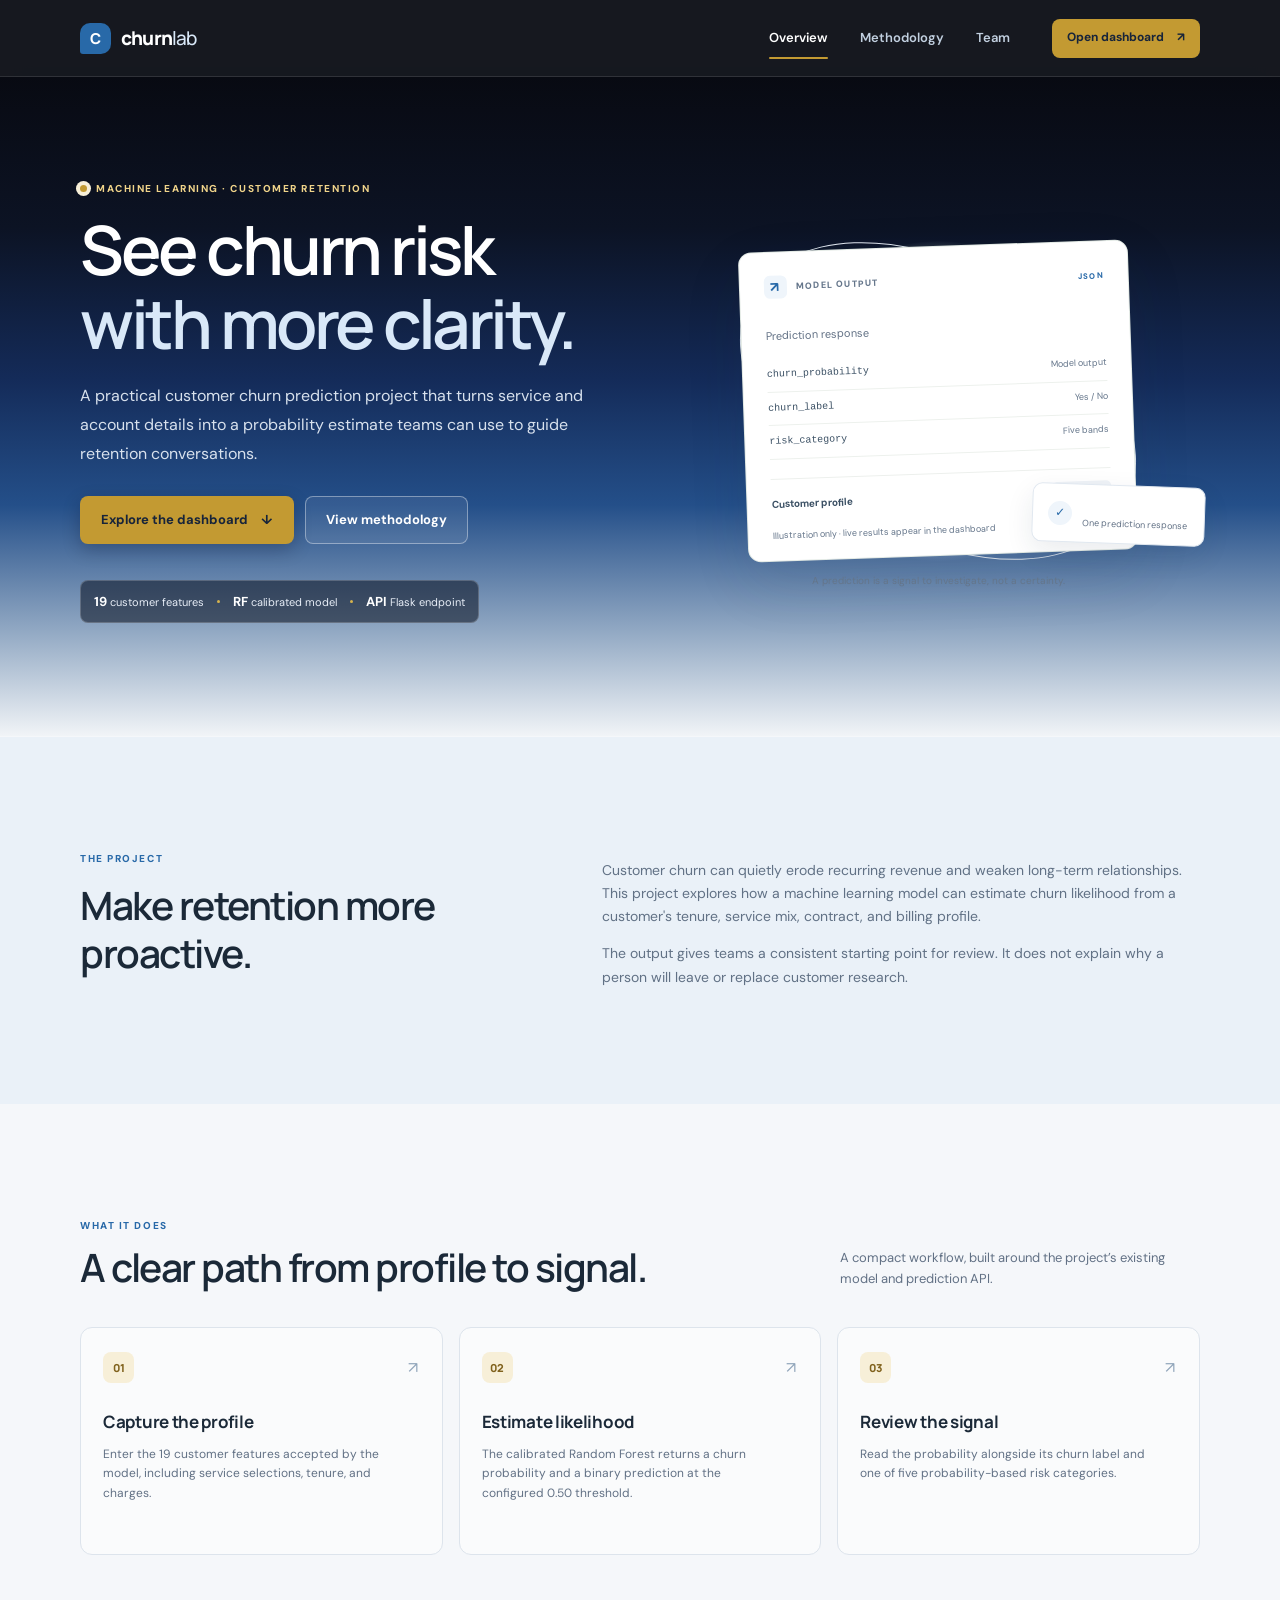
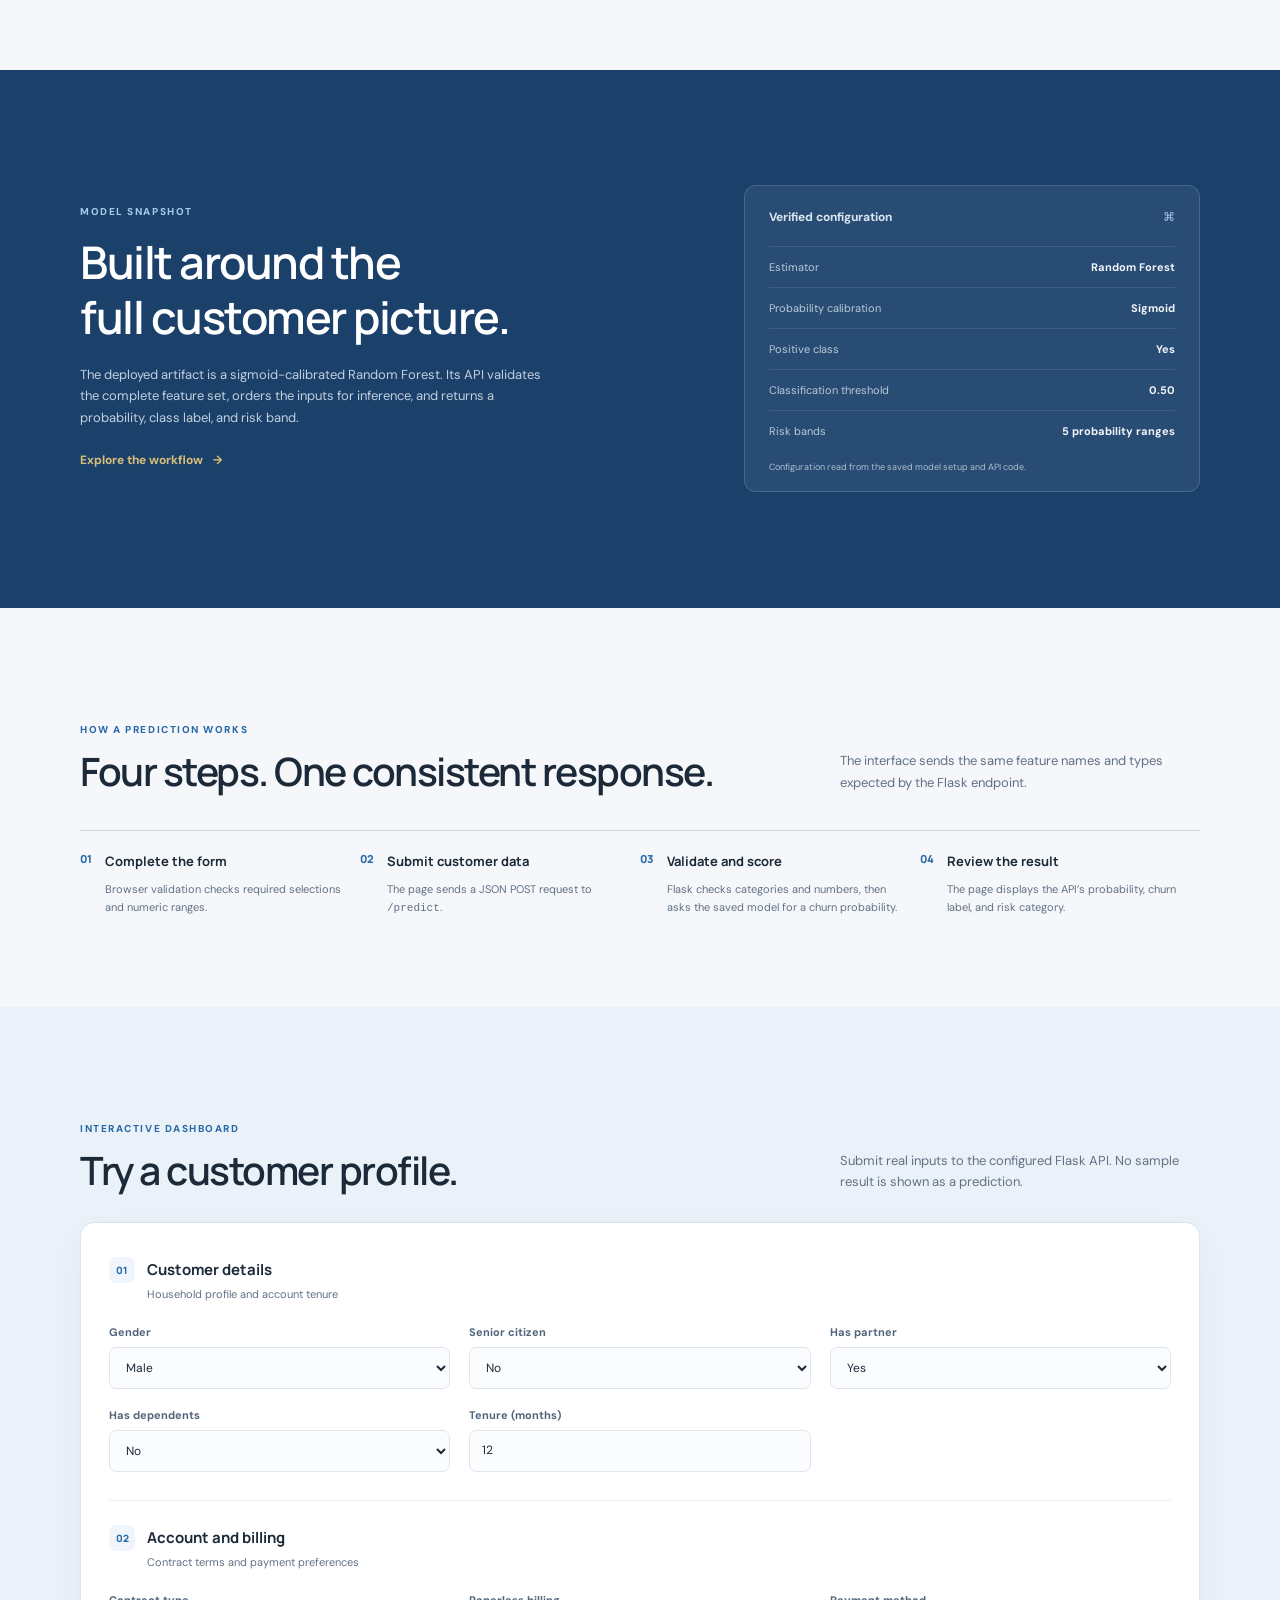
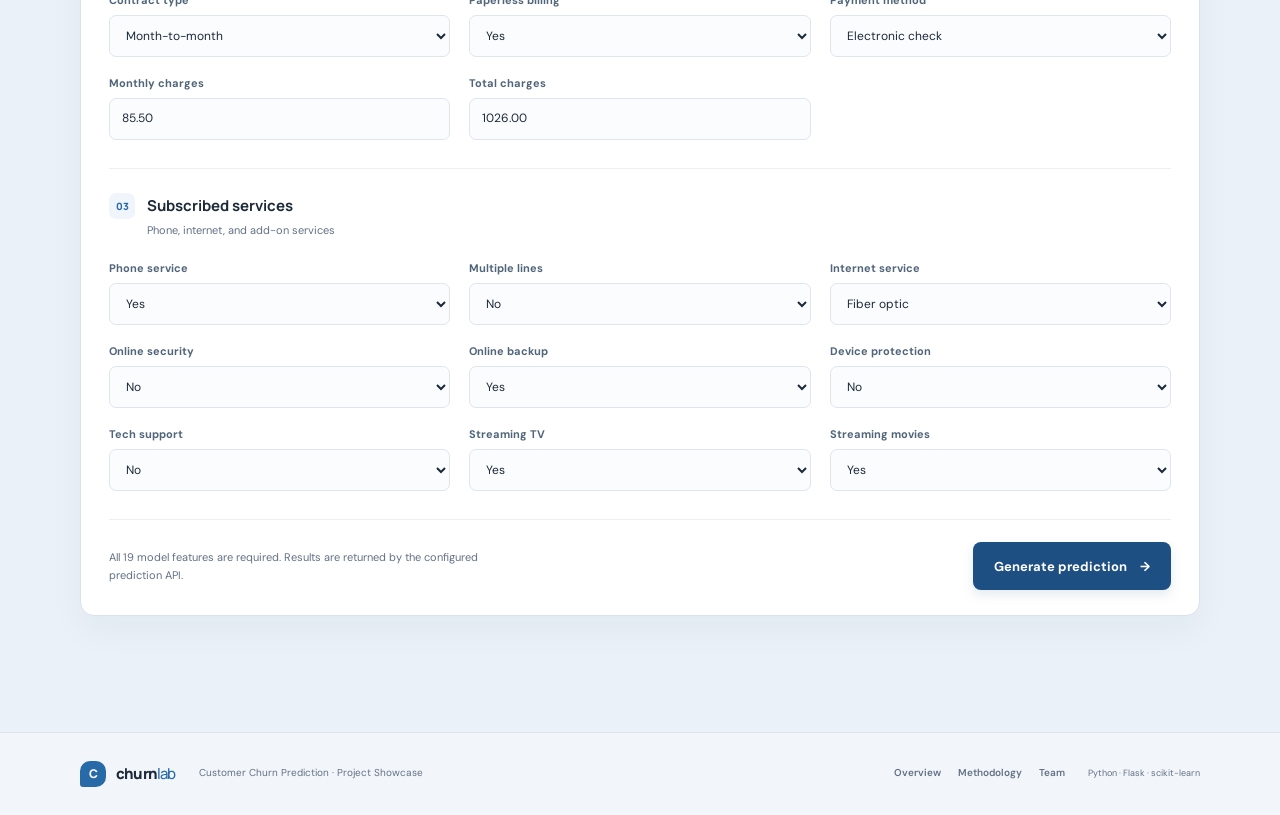
<file: frontend/index.html>
<!doctype html>
<html lang="en">
<head>
  <meta charset="utf-8">
  <meta name="viewport" content="width=device-width, initial-scale=1">
  <meta name="theme-color" content="#F5F7FA">
  <meta name="description" content="Explore a customer churn prediction project, its methodology, and an interactive prediction dashboard.">
  <title>Customer Churn Prediction | Project Showcase</title>
  <link rel="stylesheet" href="static/css/style.css">
  <script src="static/js/config.js" defer></script>
  <script src="static/js/app.js" defer></script>
</head>
<body class="landing-page">
  <a class="skip-link" href="#main">Skip to content</a>
  <header class="site-header">
    <div class="container nav-wrap">
      <a class="brand" href="index.html" aria-label="Churnlab home"><span class="brand-mark">C</span><span>churn<span class="brand-light">lab</span></span></a>
      <nav class="site-nav" aria-label="Main navigation">
        <a class="active" aria-current="page" href="index.html">Overview</a>
        <a href="methodology.html">Methodology</a>
        <a href="team.html">Team</a>
      </nav>
      <a class="button button-small button-dark nav-cta" href="#dashboard">Open dashboard <span aria-hidden="true">↗</span></a>
    </div>
  </header>

  <main id="main">
    <section class="hero container">
      <div class="hero-copy">
        <p class="eyebrow"><span class="eyebrow-dot"></span> MACHINE LEARNING · CUSTOMER RETENTION</p>
        <h1>See churn risk<br><span>with more clarity.</span></h1>
        <p class="hero-lede">A practical customer churn prediction project that turns service and account details into a probability estimate teams can use to guide retention conversations.</p>
        <div class="hero-actions">
          <a class="button button-dark" href="#dashboard">Explore the dashboard <span aria-hidden="true">↓</span></a>
          <a class="button button-outline" href="methodology.html">View methodology</a>
        </div>
        <div class="hero-facts" aria-label="Project facts">
          <span><strong>19</strong> customer features</span><i></i>
          <span><strong>RF</strong> calibrated model</span><i></i>
          <span><strong>API</strong> Flask endpoint</span>
        </div>
      </div>
      <div class="hero-art" aria-label="Illustration of a churn probability dashboard">
        <div class="orbit orbit-one"></div><div class="orbit orbit-two"></div>
        <div class="hero-card">
          <div class="hero-card-top"><span class="mini-icon">↗</span><span>MODEL OUTPUT</span><span class="live-pill">JSON</span></div>
          <p class="muted-label">Prediction response</p>
          <div class="output-list"><div><code>churn_probability</code><span>Model output</span></div><div><code>churn_label</code><span>Yes / No</span></div><div><code>risk_category</code><span>Five bands</span></div></div>
          <div class="hero-card-rule"></div>
          <div class="hero-card-bottom"><span>Customer profile</span><span class="tag-neutral">19 inputs</span></div>
          <p class="demo-note">Illustration only · live results appear in the dashboard</p>
        </div>
        <div class="floating-note"><span class="check-mark">✓</span><span><strong>Probability, label, risk</strong><small>One prediction response</small></span></div>
        <span class="art-caption">A prediction is a signal to investigate, not a certainty.</span>
      </div>
    </section>

    <section class="section intro-band">
      <div class="container intro-grid">
        <div><p class="eyebrow">THE PROJECT</p><h2>Make retention more<br>proactive.</h2></div>
        <div class="intro-copy"><p>Customer churn can quietly erode recurring revenue and weaken long-term relationships. This project explores how a machine learning model can estimate churn likelihood from a customer's tenure, service mix, contract, and billing profile.</p><p>The output gives teams a consistent starting point for review. It does not explain why a person will leave or replace customer research.</p></div>
      </div>
    </section>

    <section class="section container">
      <div class="section-head"><div><p class="eyebrow">WHAT IT DOES</p><h2>A clear path from profile to signal.</h2></div><p class="section-sub">A compact workflow, built around the project’s existing model and prediction API.</p></div>
      <div class="capability-grid">
        <article class="capability"><span class="number-stamp">01</span><h3>Capture the profile</h3><p>Enter the 19 customer features accepted by the model, including service selections, tenure, and charges.</p><span class="card-arrow" aria-hidden="true">↗</span></article>
        <article class="capability"><span class="number-stamp">02</span><h3>Estimate likelihood</h3><p>The calibrated Random Forest returns a churn probability and a binary prediction at the configured 0.50 threshold.</p><span class="card-arrow" aria-hidden="true">↗</span></article>
        <article class="capability"><span class="number-stamp">03</span><h3>Review the signal</h3><p>Read the probability alongside its churn label and one of five probability-based risk categories.</p><span class="card-arrow" aria-hidden="true">↗</span></article>
      </div>
    </section>

    <section class="section model-band">
      <div class="container model-grid">
        <div><p class="eyebrow">MODEL SNAPSHOT</p><h2>Built around the<br>full customer picture.</h2><p class="body-copy">The deployed artifact is a sigmoid-calibrated Random Forest. Its API validates the complete feature set, orders the inputs for inference, and returns a probability, class label, and risk band.</p><a class="text-link" href="methodology.html">Explore the workflow <span aria-hidden="true">→</span></a></div>
        <div class="model-panel"><div class="panel-heading"><span>Verified configuration</span><span class="panel-icon">⌘</span></div><dl><div><dt>Estimator</dt><dd>Random Forest</dd></div><div><dt>Probability calibration</dt><dd>Sigmoid</dd></div><div><dt>Positive class</dt><dd>Yes</dd></div><div><dt>Classification threshold</dt><dd>0.50</dd></div><div><dt>Risk bands</dt><dd>5 probability ranges</dd></div></dl><p class="panel-foot">Configuration read from the saved model setup and API code.</p></div>
      </div>
    </section>

    <section class="section container how-section">
      <div class="section-head"><div><p class="eyebrow">HOW A PREDICTION WORKS</p><h2>Four steps. One consistent response.</h2></div><p class="section-sub">The interface sends the same feature names and types expected by the Flask endpoint.</p></div>
      <ol class="steps"><li><span>01</span><div><h3>Complete the form</h3><p>Browser validation checks required selections and numeric ranges.</p></div></li><li><span>02</span><div><h3>Submit customer data</h3><p>The page sends a JSON POST request to <code>/predict</code>.</p></div></li><li><span>03</span><div><h3>Validate and score</h3><p>Flask checks categories and numbers, then asks the saved model for a churn probability.</p></div></li><li><span>04</span><div><h3>Review the result</h3><p>The page displays the API’s probability, churn label, and risk category.</p></div></li></ol>
    </section>

    <section class="section dashboard-section" id="dashboard">
      <div class="container">
        <div class="section-head dashboard-head"><div><p class="eyebrow">INTERACTIVE DASHBOARD</p><h2>Try a customer profile.</h2></div><p class="section-sub">Submit real inputs to the configured Flask API. No sample result is shown as a prediction.</p></div>
        <form id="prediction-form" class="prediction-form">
          <div class="form-group"><div class="form-group-heading"><span>01</span><div><h3>Customer details</h3><p>Household profile and account tenure</p></div></div><div class="form-grid">
            <div class="form-field"><label for="gender">Gender</label><select id="gender" name="gender" required><option value="Male">Male</option><option value="Female">Female</option></select></div>
            <div class="form-field"><label for="SeniorCitizen">Senior citizen</label><select id="SeniorCitizen" name="SeniorCitizen" required><option value="0">No</option><option value="1">Yes</option></select></div>
            <div class="form-field"><label for="Partner">Has partner</label><select id="Partner" name="Partner" required><option value="Yes">Yes</option><option value="No">No</option></select></div>
            <div class="form-field"><label for="Dependents">Has dependents</label><select id="Dependents" name="Dependents" required><option value="No">No</option><option value="Yes">Yes</option></select></div>
            <div class="form-field"><label for="tenure">Tenure (months)</label><input type="number" id="tenure" name="tenure" min="1" max="72" step="1" value="12" required></div>
          </div></div>
          <div class="form-group"><div class="form-group-heading"><span>02</span><div><h3>Account and billing</h3><p>Contract terms and payment preferences</p></div></div><div class="form-grid">
            <div class="form-field"><label for="Contract">Contract type</label><select id="Contract" name="Contract" required><option value="Month-to-month">Month-to-month</option><option value="One year">One year</option><option value="Two year">Two year</option></select></div>
            <div class="form-field"><label for="PaperlessBilling">Paperless billing</label><select id="PaperlessBilling" name="PaperlessBilling" required><option value="Yes">Yes</option><option value="No">No</option></select></div>
            <div class="form-field"><label for="PaymentMethod">Payment method</label><select id="PaymentMethod" name="PaymentMethod" required><option value="Electronic check">Electronic check</option><option value="Mailed check">Mailed check</option><option value="Bank transfer (automatic)">Bank transfer (automatic)</option><option value="Credit card (automatic)">Credit card (automatic)</option></select></div>
            <div class="form-field"><label for="MonthlyCharges">Monthly charges</label><input type="number" id="MonthlyCharges" name="MonthlyCharges" min="0" step="0.01" value="85.50" required></div>
            <div class="form-field"><label for="TotalCharges">Total charges</label><input type="number" id="TotalCharges" name="TotalCharges" min="0" step="0.01" value="1026.00" required></div>
          </div></div>
          <div class="form-group"><div class="form-group-heading"><span>03</span><div><h3>Subscribed services</h3><p>Phone, internet, and add-on services</p></div></div><div class="form-grid">
            <div class="form-field"><label for="PhoneService">Phone service</label><select id="PhoneService" name="PhoneService" required><option value="Yes">Yes</option><option value="No">No</option></select></div>
            <div class="form-field"><label for="MultipleLines">Multiple lines</label><select id="MultipleLines" name="MultipleLines" required><option value="No">No</option><option value="Yes">Yes</option><option value="No phone service">No phone service</option></select></div>
            <div class="form-field"><label for="InternetService">Internet service</label><select id="InternetService" name="InternetService" required><option value="Fiber optic">Fiber optic</option><option value="DSL">DSL</option><option value="No">No</option></select></div>
            <div class="form-field"><label for="OnlineSecurity">Online security</label><select id="OnlineSecurity" name="OnlineSecurity" required><option value="No">No</option><option value="Yes">Yes</option><option value="No internet service">No internet service</option></select></div>
            <div class="form-field"><label for="OnlineBackup">Online backup</label><select id="OnlineBackup" name="OnlineBackup" required><option value="Yes">Yes</option><option value="No">No</option><option value="No internet service">No internet service</option></select></div>
            <div class="form-field"><label for="DeviceProtection">Device protection</label><select id="DeviceProtection" name="DeviceProtection" required><option value="No">No</option><option value="Yes">Yes</option><option value="No internet service">No internet service</option></select></div>
            <div class="form-field"><label for="TechSupport">Tech support</label><select id="TechSupport" name="TechSupport" required><option value="No">No</option><option value="Yes">Yes</option><option value="No internet service">No internet service</option></select></div>
            <div class="form-field"><label for="StreamingTV">Streaming TV</label><select id="StreamingTV" name="StreamingTV" required><option value="Yes">Yes</option><option value="No">No</option><option value="No internet service">No internet service</option></select></div>
            <div class="form-field"><label for="StreamingMovies">Streaming movies</label><select id="StreamingMovies" name="StreamingMovies" required><option value="Yes">Yes</option><option value="No">No</option><option value="No internet service">No internet service</option></select></div>
          </div></div>
          <div class="form-submit"><p>All 19 model features are required. Results are returned by the configured prediction API.</p><button class="button button-dark" type="submit" id="predict-button">Generate prediction <span aria-hidden="true">→</span></button></div>
        </form>
        <div id="prediction-result" class="prediction-result" aria-live="polite" aria-atomic="true"></div>
      </div>
    </section>
  </main>

  <footer class="site-footer"><div class="container footer-inner"><a class="brand" href="index.html"><span class="brand-mark">C</span><span>churn<span class="brand-light">lab</span></span></a><p>Customer Churn Prediction · Project Showcase</p><nav aria-label="Footer navigation"><a href="index.html">Overview</a><a href="methodology.html">Methodology</a><a href="team.html">Team</a></nav><span class="footer-tech">Python · Flask · scikit-learn</span></div></footer>
</body>
</html>
</file>
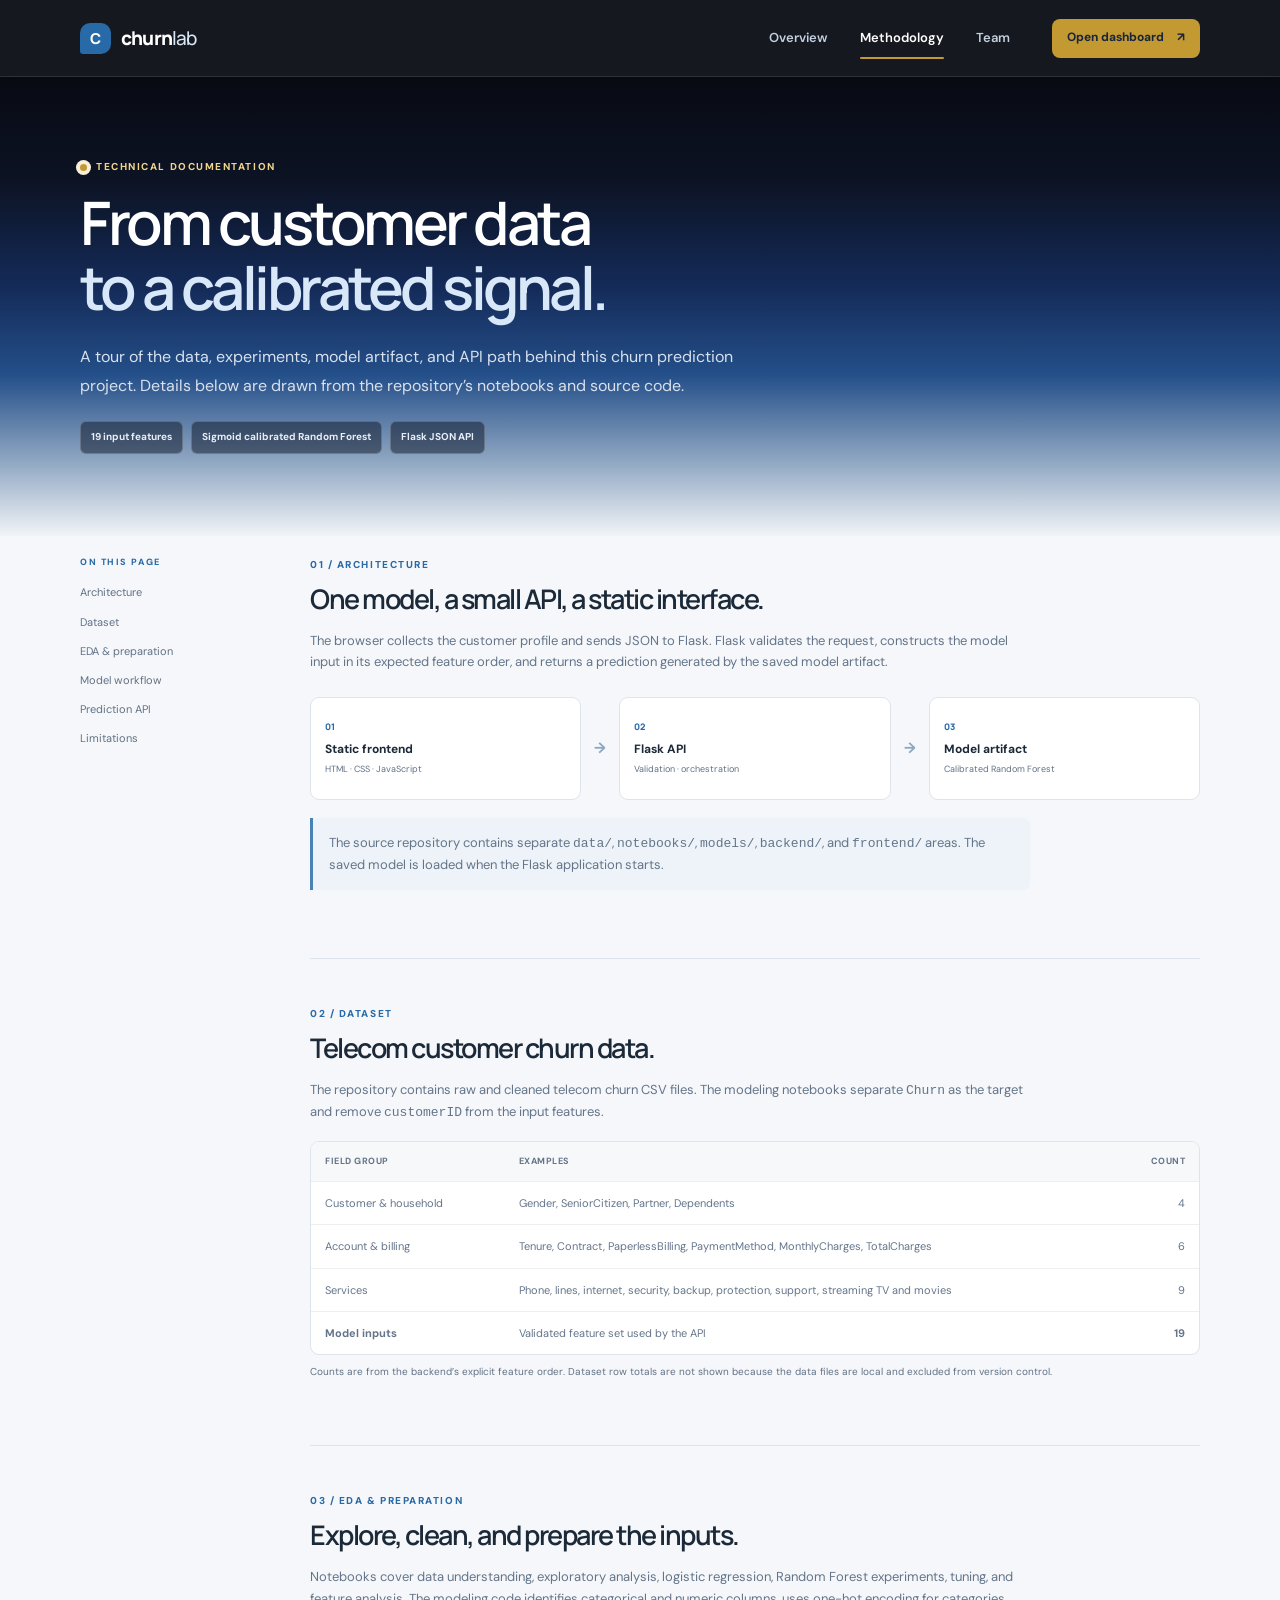
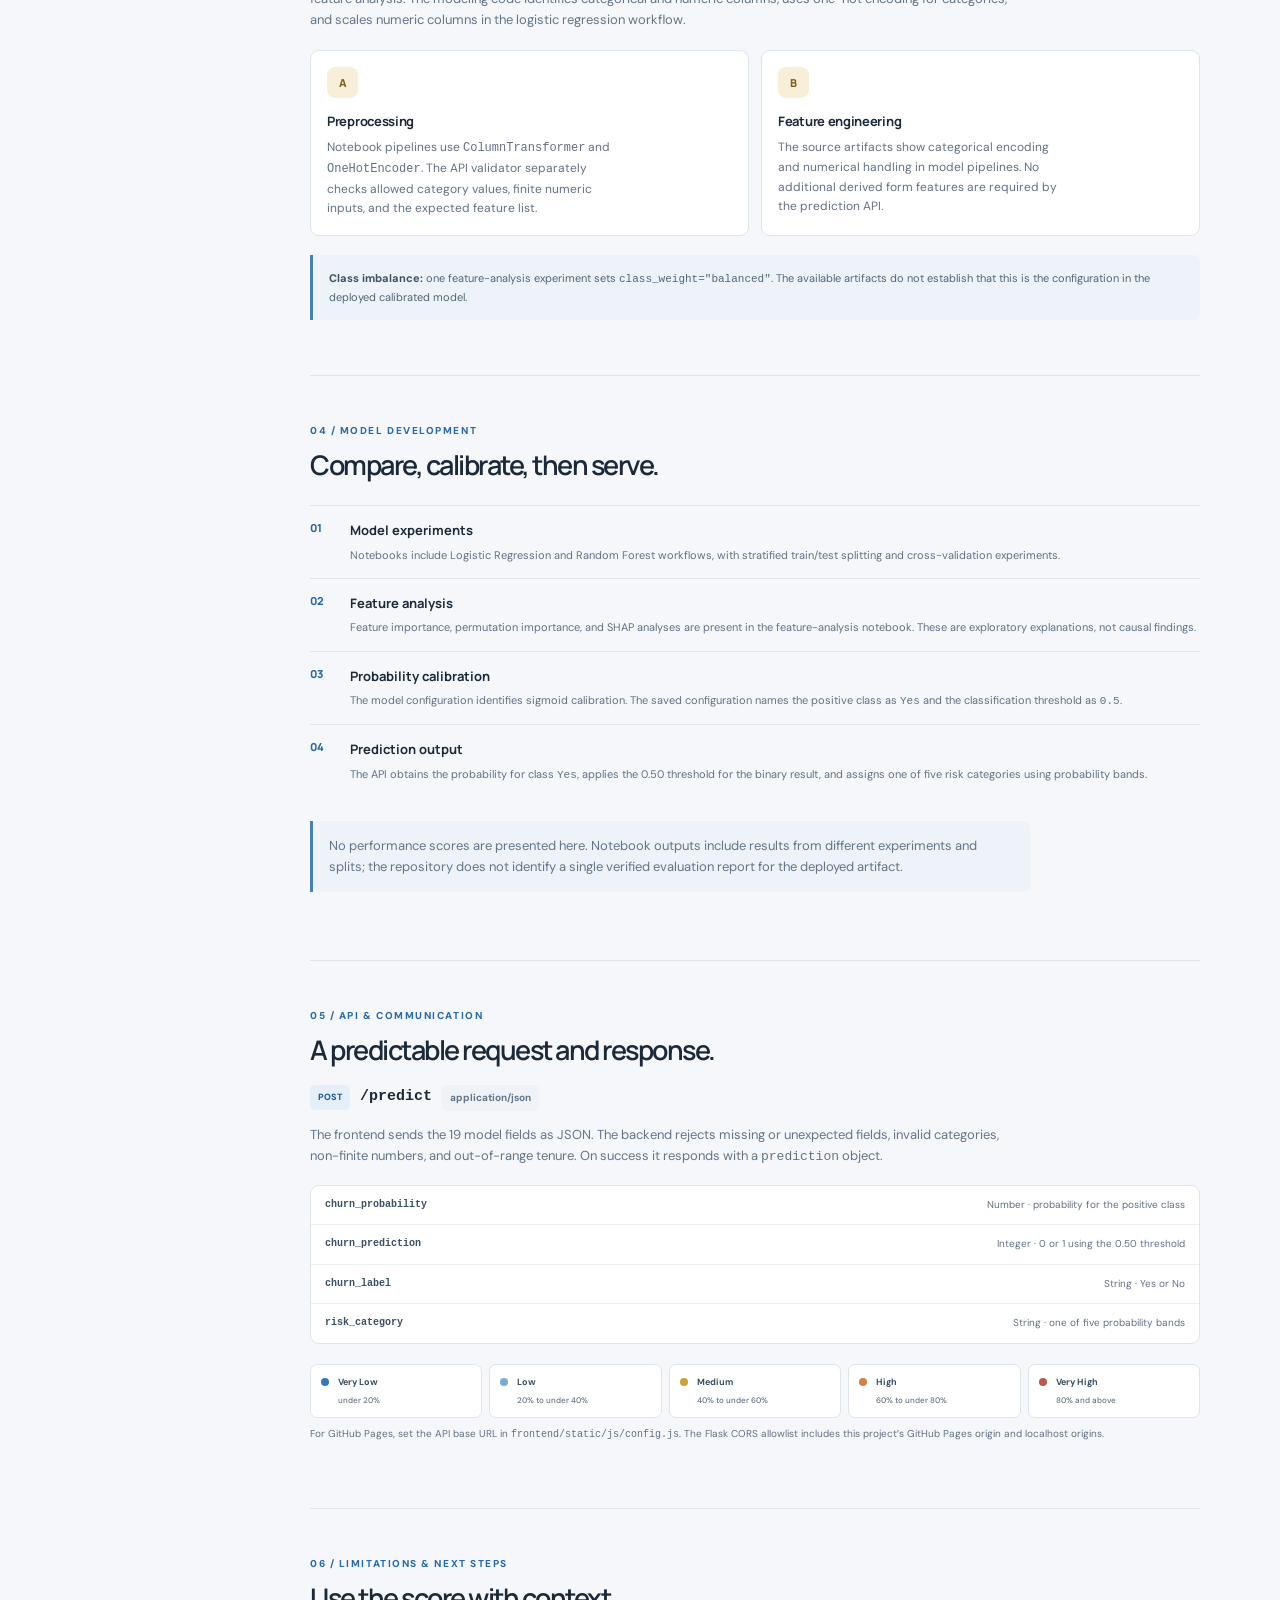
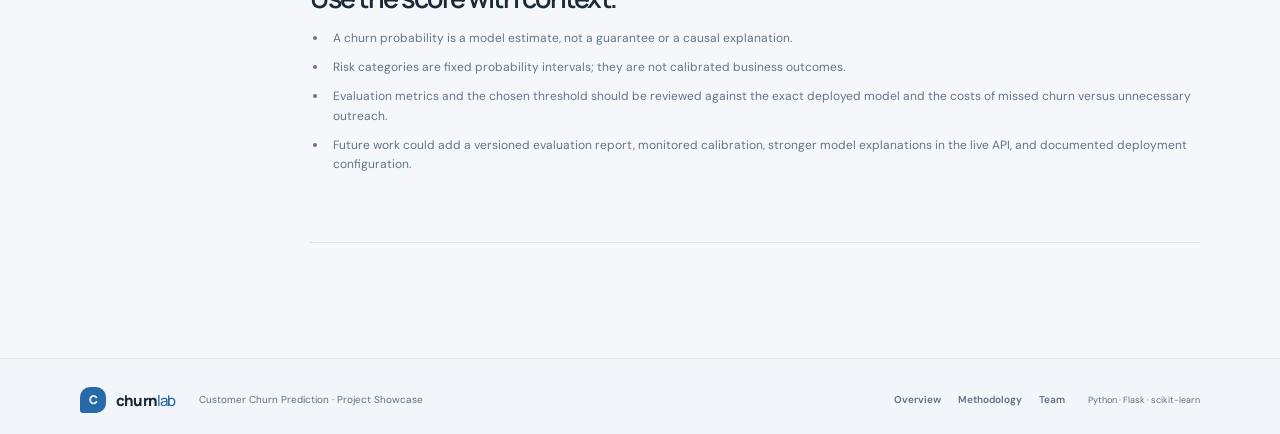
<file: frontend/methodology.html>
<!doctype html>
<html lang="en">
<head>
  <meta charset="utf-8">
  <meta name="viewport" content="width=device-width, initial-scale=1">
  <meta name="theme-color" content="#F5F7FA">
  <meta name="description" content="Technical workflow, model configuration, prediction pipeline, and limitations for the Customer Churn Prediction project.">
  <title>Methodology | Customer Churn Prediction</title>
  <link rel="stylesheet" href="static/css/style.css">
</head>
<body class="documentation-page">
  <a class="skip-link" href="#main">Skip to content</a>
  <header class="site-header"><div class="container nav-wrap"><a class="brand" href="index.html"><span class="brand-mark">C</span><span>churn<span class="brand-light">lab</span></span></a><nav class="site-nav" aria-label="Main navigation"><a href="index.html">Overview</a><a class="active" aria-current="page" href="methodology.html">Methodology</a><a href="team.html">Team</a></nav><a class="button button-small button-dark nav-cta" href="index.html#dashboard">Open dashboard <span aria-hidden="true">↗</span></a></div></header>
  <main id="main">
    <section class="page-hero container"><p class="eyebrow"><span class="eyebrow-dot"></span> TECHNICAL DOCUMENTATION</p><h1>From customer data<br><span>to a calibrated signal.</span></h1><p class="hero-lede">A tour of the data, experiments, model artifact, and API path behind this churn prediction project. Details below are drawn from the repository’s notebooks and source code.</p><div class="page-meta"><span>19 input features</span><span>Sigmoid calibrated Random Forest</span><span>Flask JSON API</span></div></section>
    <section class="section container doc-layout"><aside class="toc"><p class="eyebrow">ON THIS PAGE</p><a href="#architecture">Architecture</a><a href="#data">Dataset</a><a href="#eda">EDA & preparation</a><a href="#model">Model workflow</a><a href="#api">Prediction API</a><a href="#limits">Limitations</a></aside>
      <div class="doc-content">
        <section class="doc-section" id="architecture"><p class="eyebrow">01 / ARCHITECTURE</p><h2>One model, a small API, a static interface.</h2><p>The browser collects the customer profile and sends JSON to Flask. Flask validates the request, constructs the model input in its expected feature order, and returns a prediction generated by the saved model artifact.</p><div class="architecture-flow"><div><span>01</span><strong>Static frontend</strong><small>HTML · CSS · JavaScript</small></div><b aria-hidden="true">→</b><div><span>02</span><strong>Flask API</strong><small>Validation · orchestration</small></div><b aria-hidden="true">→</b><div><span>03</span><strong>Model artifact</strong><small>Calibrated Random Forest</small></div></div><p class="note-box">The source repository contains separate <code>data/</code>, <code>notebooks/</code>, <code>models/</code>, <code>backend/</code>, and <code>frontend/</code> areas. The saved model is loaded when the Flask application starts.</p></section>
        <section class="doc-section" id="data"><p class="eyebrow">02 / DATASET</p><h2>Telecom customer churn data.</h2><p>The repository contains raw and cleaned telecom churn CSV files. The modeling notebooks separate <code>Churn</code> as the target and remove <code>customerID</code> from the input features.</p><div class="table-wrap"><table><thead><tr><th>Field group</th><th>Examples</th><th>Count</th></tr></thead><tbody><tr><td>Customer & household</td><td>Gender, SeniorCitizen, Partner, Dependents</td><td>4</td></tr><tr><td>Account & billing</td><td>Tenure, Contract, PaperlessBilling, PaymentMethod, MonthlyCharges, TotalCharges</td><td>6</td></tr><tr><td>Services</td><td>Phone, lines, internet, security, backup, protection, support, streaming TV and movies</td><td>9</td></tr><tr><td><strong>Model inputs</strong></td><td>Validated feature set used by the API</td><td><strong>19</strong></td></tr></tbody></table></div><p class="small-note">Counts are from the backend’s explicit feature order. Dataset row totals are not shown because the data files are local and excluded from version control.</p></section>
        <section class="doc-section" id="eda"><p class="eyebrow">03 / EDA & PREPARATION</p><h2>Explore, clean, and prepare the inputs.</h2><p>Notebooks cover data understanding, exploratory analysis, logistic regression, Random Forest experiments, tuning, and feature analysis. The modeling code identifies categorical and numeric columns, uses one-hot encoding for categories, and scales numeric columns in the logistic regression workflow.</p><div class="two-col-cards"><article><span class="number-stamp">A</span><h3>Preprocessing</h3><p>Notebook pipelines use <code>ColumnTransformer</code> and <code>OneHotEncoder</code>. The API validator separately checks allowed category values, finite numeric inputs, and the expected feature list.</p></article><article><span class="number-stamp">B</span><h3>Feature engineering</h3><p>The source artifacts show categorical encoding and numerical handling in model pipelines. No additional derived form features are required by the prediction API.</p></article></div><div class="note-box"><strong>Class imbalance:</strong> one feature-analysis experiment sets <code>class_weight="balanced"</code>. The available artifacts do not establish that this is the configuration in the deployed calibrated model.</div></section>
        <section class="doc-section" id="model"><p class="eyebrow">04 / MODEL DEVELOPMENT</p><h2>Compare, calibrate, then serve.</h2><div class="workflow-list"><div><span>01</span><div><h3>Model experiments</h3><p>Notebooks include Logistic Regression and Random Forest workflows, with stratified train/test splitting and cross-validation experiments.</p></div></div><div><span>02</span><div><h3>Feature analysis</h3><p>Feature importance, permutation importance, and SHAP analyses are present in the feature-analysis notebook. These are exploratory explanations, not causal findings.</p></div></div><div><span>03</span><div><h3>Probability calibration</h3><p>The model configuration identifies sigmoid calibration. The saved configuration names the positive class as <code>Yes</code> and the classification threshold as <code>0.5</code>.</p></div></div><div><span>04</span><div><h3>Prediction output</h3><p>The API obtains the probability for class <code>Yes</code>, applies the 0.50 threshold for the binary result, and assigns one of five risk categories using probability bands.</p></div></div></div><p class="note-box">No performance scores are presented here. Notebook outputs include results from different experiments and splits; the repository does not identify a single verified evaluation report for the deployed artifact.</p></section>
        <section class="doc-section" id="api"><p class="eyebrow">05 / API & COMMUNICATION</p><h2>A predictable request and response.</h2><div class="endpoint-summary"><span class="method-pill">POST</span><code>/predict</code><span class="tag-neutral">application/json</span></div><p>The frontend sends the 19 model fields as JSON. The backend rejects missing or unexpected fields, invalid categories, non-finite numbers, and out-of-range tenure. On success it responds with a <code>prediction</code> object.</p><div class="api-fields"><div><code>churn_probability</code><span>Number · probability for the positive class</span></div><div><code>churn_prediction</code><span>Integer · 0 or 1 using the 0.50 threshold</span></div><div><code>churn_label</code><span>String · Yes or No</span></div><div><code>risk_category</code><span>String · one of five probability bands</span></div></div><div class="risk-bands"><div><i class="risk-dot risk-1"></i><span>Very Low</span><strong>under 20%</strong></div><div><i class="risk-dot risk-2"></i><span>Low</span><strong>20% to under 40%</strong></div><div><i class="risk-dot risk-3"></i><span>Medium</span><strong>40% to under 60%</strong></div><div><i class="risk-dot risk-4"></i><span>High</span><strong>60% to under 80%</strong></div><div><i class="risk-dot risk-5"></i><span>Very High</span><strong>80% and above</strong></div></div><p class="small-note">For GitHub Pages, set the API base URL in <code>frontend/static/js/config.js</code>. The Flask CORS allowlist includes this project’s GitHub Pages origin and localhost origins.</p></section>
        <section class="doc-section" id="limits"><p class="eyebrow">06 / LIMITATIONS & NEXT STEPS</p><h2>Use the score with context.</h2><ul class="plain-list"><li>A churn probability is a model estimate, not a guarantee or a causal explanation.</li><li>Risk categories are fixed probability intervals; they are not calibrated business outcomes.</li><li>Evaluation metrics and the chosen threshold should be reviewed against the exact deployed model and the costs of missed churn versus unnecessary outreach.</li><li>Future work could add a versioned evaluation report, monitored calibration, stronger model explanations in the live API, and documented deployment configuration.</li></ul></section>
      </div></section>
  </main>
  <footer class="site-footer"><div class="container footer-inner"><a class="brand" href="index.html"><span class="brand-mark">C</span><span>churn<span class="brand-light">lab</span></span></a><p>Customer Churn Prediction · Project Showcase</p><nav aria-label="Footer navigation"><a href="index.html">Overview</a><a href="methodology.html">Methodology</a><a href="team.html">Team</a></nav><span class="footer-tech">Python · Flask · scikit-learn</span></div></footer>
</body>
</html>
</file>
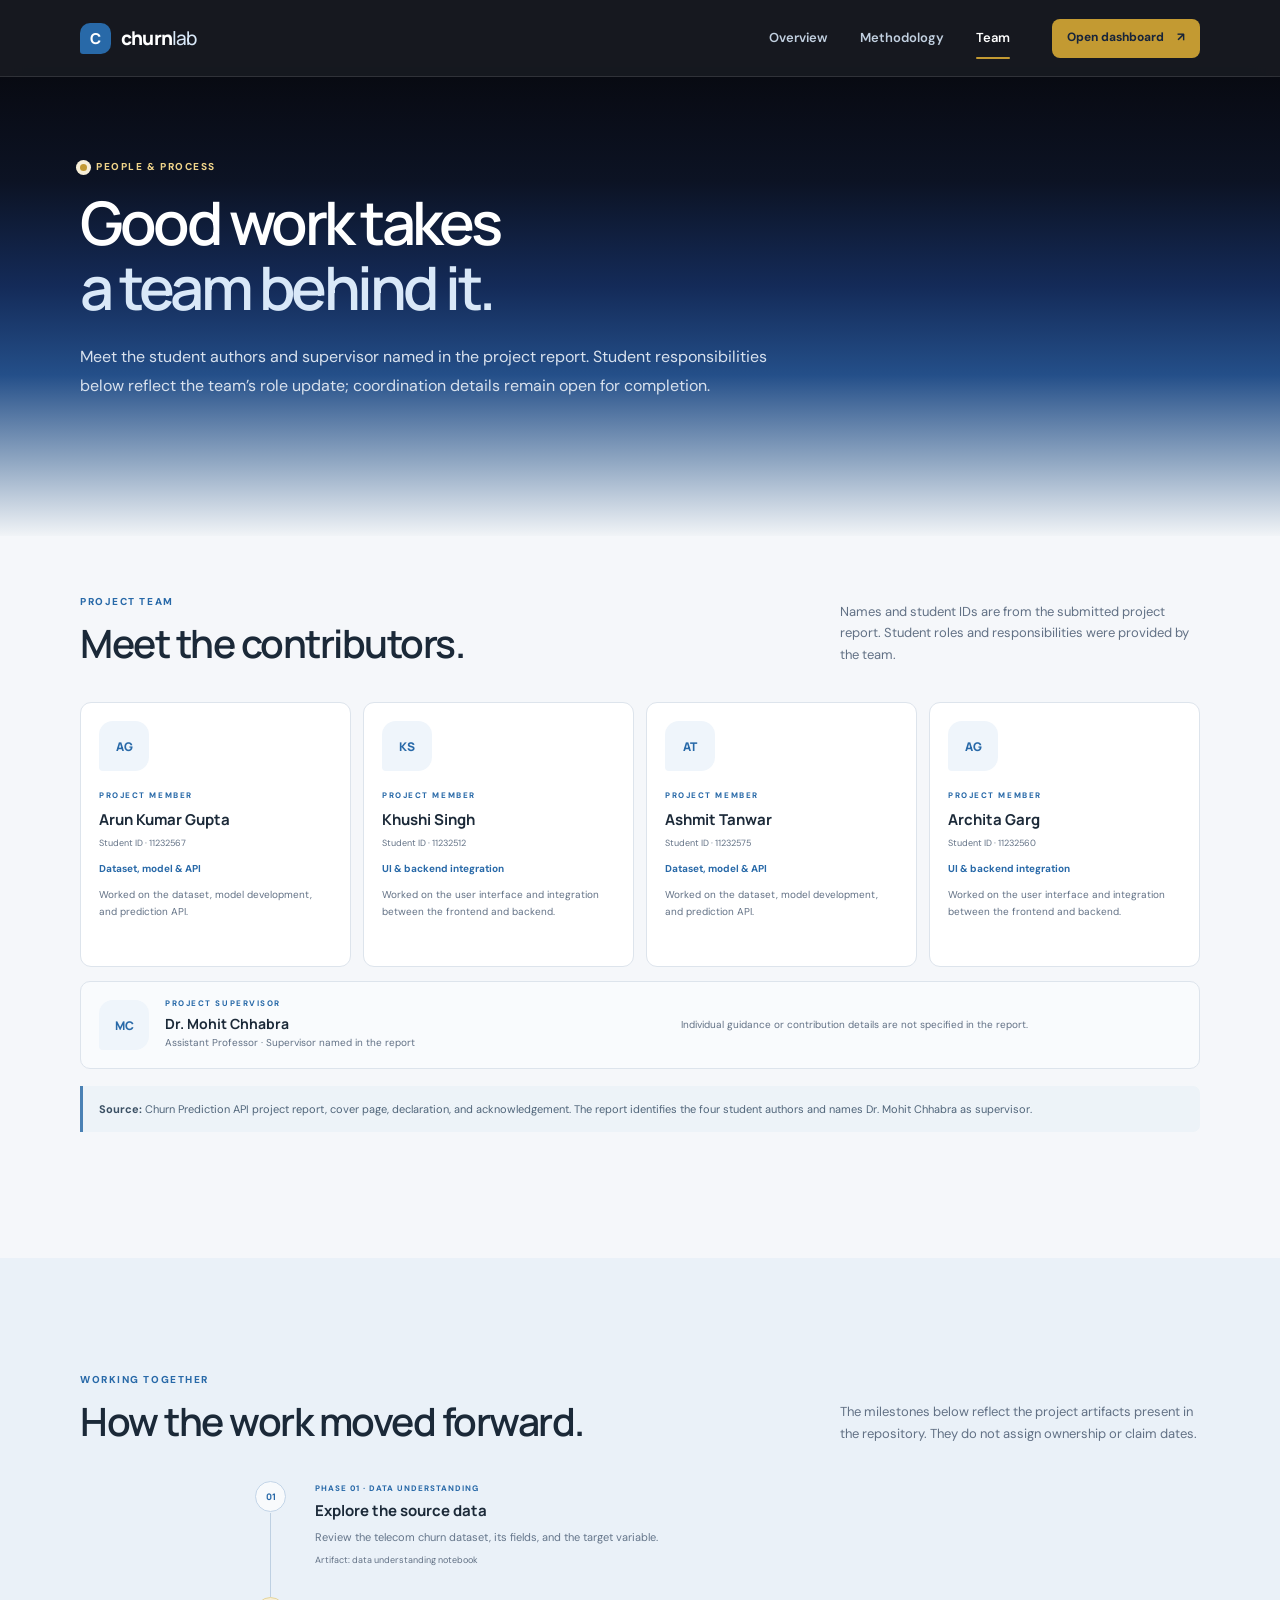
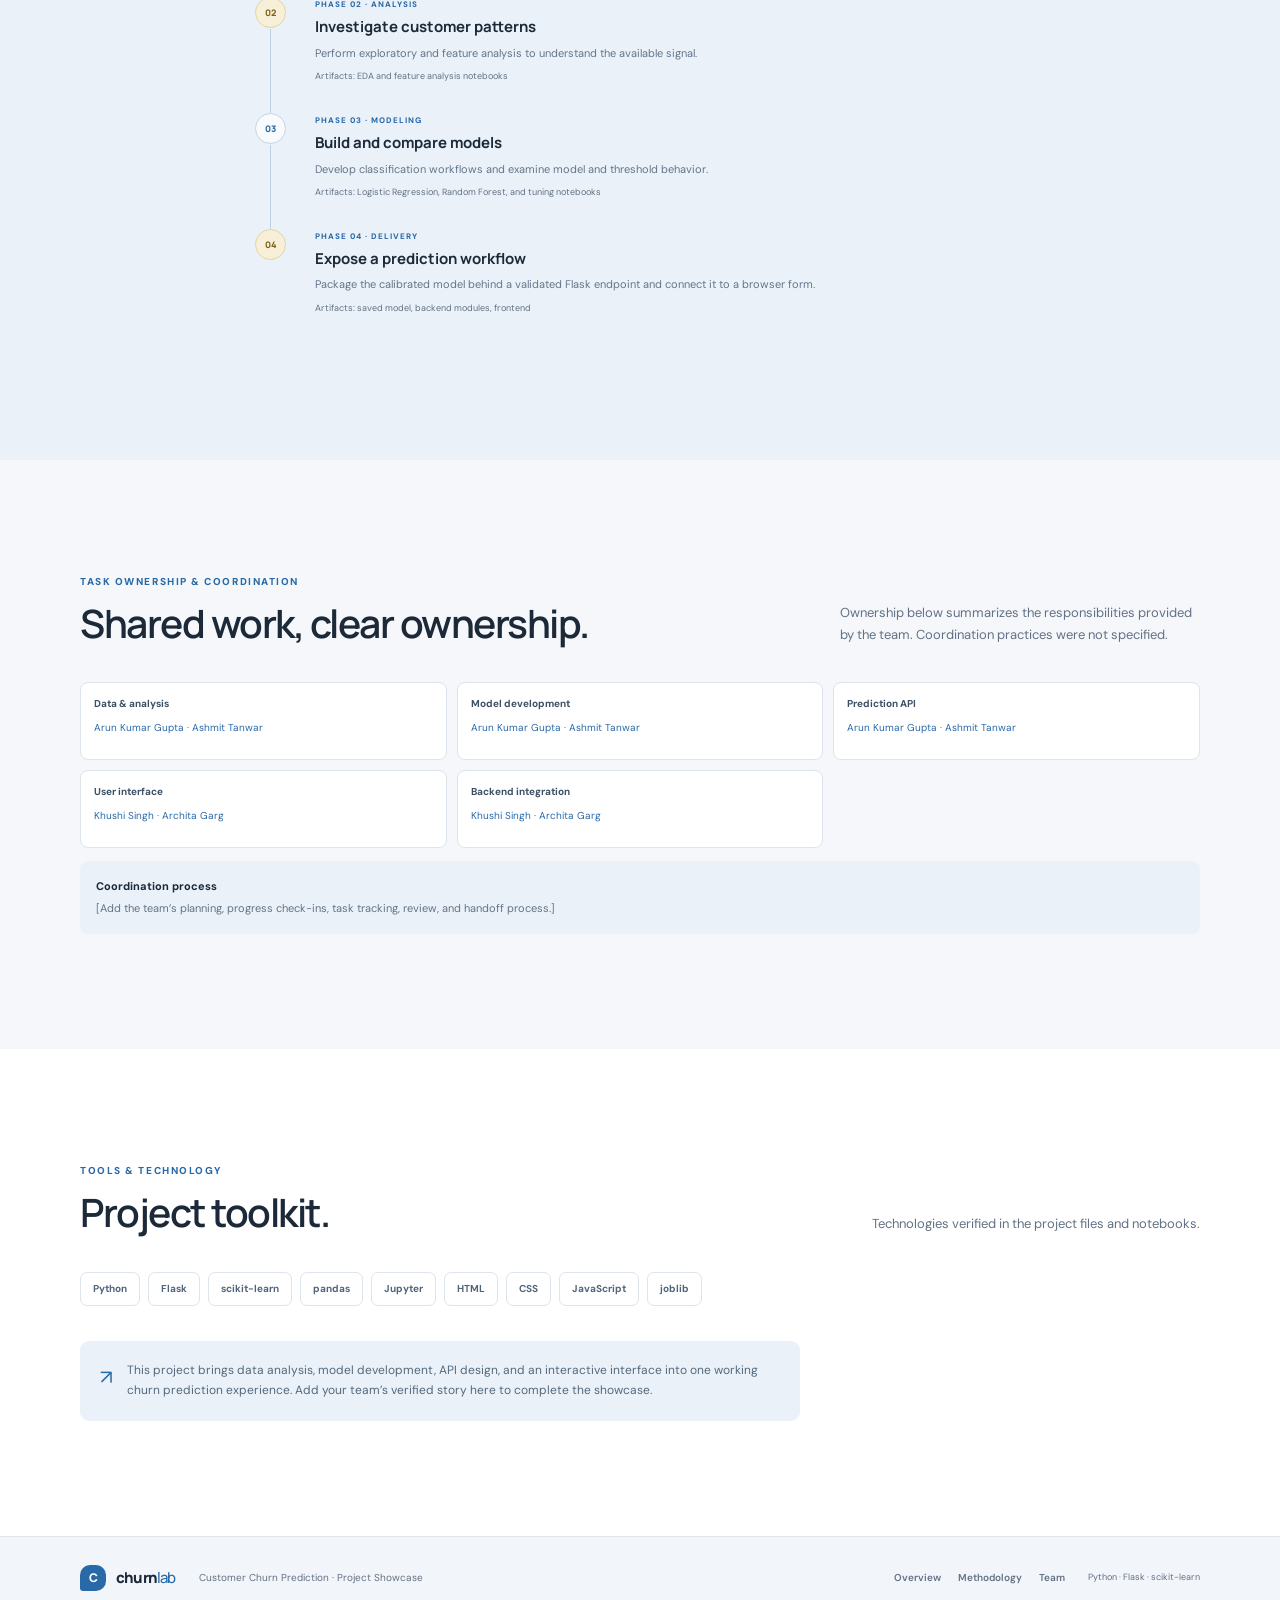
<file: frontend/team.html>
<!doctype html>
<html lang="en">
<head>
  <meta charset="utf-8">
  <meta name="viewport" content="width=device-width, initial-scale=1">
  <meta name="theme-color" content="#F5F7FA">
  <meta name="description" content="Team roles, collaboration workflow, and project milestones for the Customer Churn Prediction project.">
  <title>Team | Customer Churn Prediction</title>
  <link rel="stylesheet" href="static/css/style.css">
</head>
<body class="documentation-page">
  <a class="skip-link" href="#main">Skip to content</a>
  <header class="site-header"><div class="container nav-wrap"><a class="brand" href="index.html"><span class="brand-mark">C</span><span>churn<span class="brand-light">lab</span></span></a><nav class="site-nav" aria-label="Main navigation"><a href="index.html">Overview</a><a href="methodology.html">Methodology</a><a class="active" aria-current="page" href="team.html">Team</a></nav><a class="button button-small button-dark nav-cta" href="index.html#dashboard">Open dashboard <span aria-hidden="true">↗</span></a></div></header>
  <main id="main">
    <section class="page-hero container"><p class="eyebrow"><span class="eyebrow-dot"></span> PEOPLE & PROCESS</p><h1>Good work takes<br><span>a team behind it.</span></h1><p class="hero-lede">Meet the student authors and supervisor named in the project report. Student responsibilities below reflect the team’s role update; coordination details remain open for completion.</p></section>
    <section class="section container"><div class="section-head"><div><p class="eyebrow">PROJECT TEAM</p><h2>Meet the contributors.</h2></div><p class="section-sub">Names and student IDs are from the submitted project report. Student roles and responsibilities were provided by the team.</p></div>
      <div class="team-grid"><article class="team-card"><div class="avatar-placeholder" aria-hidden="true">AG</div><p class="eyebrow">PROJECT MEMBER</p><h3>Arun Kumar Gupta</h3><p class="member-id">Student ID · 11232567</p><p class="role-placeholder">Dataset, model & API</p><p>Worked on the dataset, model development, and prediction API.</p></article><article class="team-card"><div class="avatar-placeholder" aria-hidden="true">KS</div><p class="eyebrow">PROJECT MEMBER</p><h3>Khushi Singh</h3><p class="member-id">Student ID · 11232512</p><p class="role-placeholder">UI & backend integration</p><p>Worked on the user interface and integration between the frontend and backend.</p></article><article class="team-card"><div class="avatar-placeholder" aria-hidden="true">AT</div><p class="eyebrow">PROJECT MEMBER</p><h3>Ashmit Tanwar</h3><p class="member-id">Student ID · 11232575</p><p class="role-placeholder">Dataset, model & API</p><p>Worked on the dataset, model development, and prediction API.</p></article><article class="team-card"><div class="avatar-placeholder" aria-hidden="true">AG</div><p class="eyebrow">PROJECT MEMBER</p><h3>Archita Garg</h3><p class="member-id">Student ID · 11232560</p><p class="role-placeholder">UI & backend integration</p><p>Worked on the user interface and integration between the frontend and backend.</p></article></div>
      <article class="advisor-card"><div class="avatar-placeholder" aria-hidden="true">MC</div><div><p class="eyebrow">PROJECT SUPERVISOR</p><h3>Dr. Mohit Chhabra</h3><p class="advisor-role">Assistant Professor · Supervisor named in the report</p></div><p>Individual guidance or contribution details are not specified in the report.</p></article>
      <p class="note-box team-note"><strong>Source:</strong> Churn Prediction API project report, cover page, declaration, and acknowledgement. The report identifies the four student authors and names Dr. Mohit Chhabra as supervisor.</p>
    </section>
    <section class="section team-process"><div class="container"><div class="section-head"><div><p class="eyebrow">WORKING TOGETHER</p><h2>How the work moved forward.</h2></div><p class="section-sub">The milestones below reflect the project artifacts present in the repository. They do not assign ownership or claim dates.</p></div>
      <div class="timeline"><article><span class="timeline-marker">01</span><div><p class="timeline-phase">PHASE 01 · DATA UNDERSTANDING</p><h3>Explore the source data</h3><p>Review the telecom churn dataset, its fields, and the target variable.</p><small>Artifact: data understanding notebook</small></div></article><article><span class="timeline-marker">02</span><div><p class="timeline-phase">PHASE 02 · ANALYSIS</p><h3>Investigate customer patterns</h3><p>Perform exploratory and feature analysis to understand the available signal.</p><small>Artifacts: EDA and feature analysis notebooks</small></div></article><article><span class="timeline-marker">03</span><div><p class="timeline-phase">PHASE 03 · MODELING</p><h3>Build and compare models</h3><p>Develop classification workflows and examine model and threshold behavior.</p><small>Artifacts: Logistic Regression, Random Forest, and tuning notebooks</small></div></article><article><span class="timeline-marker">04</span><div><p class="timeline-phase">PHASE 04 · DELIVERY</p><h3>Expose a prediction workflow</h3><p>Package the calibrated model behind a validated Flask endpoint and connect it to a browser form.</p><small>Artifacts: saved model, backend modules, frontend</small></div></article></div>
    </div></section>
    <section class="section container"><div class="section-head"><div><p class="eyebrow">TASK OWNERSHIP & COORDINATION</p><h2>Shared work, clear ownership.</h2></div><p class="section-sub">Ownership below summarizes the responsibilities provided by the team. Coordination practices were not specified.</p></div><div class="ownership-grid"><div><strong>Data & analysis</strong><span>Arun Kumar Gupta · Ashmit Tanwar</span></div><div><strong>Model development</strong><span>Arun Kumar Gupta · Ashmit Tanwar</span></div><div><strong>Prediction API</strong><span>Arun Kumar Gupta · Ashmit Tanwar</span></div><div><strong>User interface</strong><span>Khushi Singh · Archita Garg</span></div><div><strong>Backend integration</strong><span>Khushi Singh · Archita Garg</span></div></div><div class="coordination-box"><p><strong>Coordination process</strong></p><p>[Add the team’s planning, progress check-ins, task tracking, review, and handoff process.]</p></div></section>
    <section class="section tools-section"><div class="container"><div class="section-head"><div><p class="eyebrow">TOOLS & TECHNOLOGY</p><h2>Project toolkit.</h2></div><p class="section-sub">Technologies verified in the project files and notebooks.</p></div><div class="tool-list"><span>Python</span><span>Flask</span><span>scikit-learn</span><span>pandas</span><span>Jupyter</span><span>HTML</span><span>CSS</span><span>JavaScript</span><span>joblib</span></div><div class="team-conclusion"><span class="conclusion-mark">↗</span><p>This project brings data analysis, model development, API design, and an interactive interface into one working churn prediction experience. Add your team’s verified story here to complete the showcase.</p></div></div></section>
  </main>
  <footer class="site-footer"><div class="container footer-inner"><a class="brand" href="index.html"><span class="brand-mark">C</span><span>churn<span class="brand-light">lab</span></span></a><p>Customer Churn Prediction · Project Showcase</p><nav aria-label="Footer navigation"><a href="index.html">Overview</a><a href="methodology.html">Methodology</a><a href="team.html">Team</a></nav><span class="footer-tech">Python · Flask · scikit-learn</span></div></footer>
</body>
</html>
</file>
<file: frontend/static/css/style.css>
@import url('https://fonts.googleapis.com/css2?family=DM+Sans:wght@400;500;600;700&family=Manrope:wght@400;500;600;700;800&display=swap');

:root {
  color-scheme: light;
  --ink: #1B2938;
  --ink-soft: #3B5064;
  --muted: #627185;
  --blue: #2869A8;
  --blue-deep: #1E4F82;
  --blue-pale: #DCEAF6;
  --blue-wash: #EFF5FB;
  --paper: #F5F7FA;
  --white: #fff;
  --line: #DDE4EC;
  --gold: #C39A32;
  --gold-pale: #F7EFD8;
  --danger: #a7473f;
  --shadow: 0 22px 60px rgba(27, 48, 72, .10);
  --radius: 18px;
  --space-section: clamp(72px, 9vw, 120px);
  font-family: 'DM Sans', sans-serif;
  font-synthesis: none;
  text-rendering: optimizeLegibility;
}

* { box-sizing: border-box; }
html { scroll-behavior: smooth; scroll-padding-top: 94px; }
body { margin: 0; background: var(--paper); color: var(--ink); font-size: 15px; line-height: 1.65; }
body.landing-page, body.documentation-page { background-repeat: no-repeat; background-position: 0 76px; }
body.landing-page { background-image: linear-gradient(180deg, #080A12 0%, #0C1324 23%, #142B59 46%, #244F89 65%, #91A8C3 84%, #F1F4F7 100%); background-size: 100% 660px; }
body.documentation-page { background-image: linear-gradient(180deg, #080A12 0%, #0C1324 23%, #142B59 46%, #244F89 65%, #91A8C3 84%, #F1F4F7 100%); background-size: 100% 460px; }
a { color: inherit; text-decoration: none; }
button, input, select { font: inherit; }
button, a, input, select { -webkit-tap-highlight-color: transparent; }
::selection { background: #DCEAF6; color: var(--ink); }
.container { width: min(1120px, calc(100% - 48px)); margin-inline: auto; }
.skip-link { position: absolute; top: -60px; left: 16px; z-index: 20; padding: 10px 16px; background: var(--ink); color: #fff; border-radius: 8px; }
.skip-link:focus { top: 12px; }

.site-header { position: sticky; top: 0; z-index: 10; border-bottom: 1px solid rgba(255,255,255,.14); background: rgba(8,10,18,.94); backdrop-filter: blur(14px); }
.site-header .brand { color: #fff; }
.site-header .brand-light { color: #D9E8F8; }
.site-header .site-nav a { color: #C2D0E0; }
.site-header .site-nav a:hover, .site-header .site-nav a.active { color: #fff; }
.site-header .site-nav a.active::after { background: var(--gold); }
.site-header .nav-cta { background: var(--gold); color: #17243A; box-shadow: none; }
.site-header .nav-cta:hover { background: #D6B34D; }
.nav-wrap { min-height: 76px; display: flex; align-items: center; justify-content: space-between; gap: 24px; }
.brand { display: inline-flex; align-items: center; gap: 10px; font: 800 19px/1 'Manrope', sans-serif; letter-spacing: -.8px; }
.brand-mark { width: 31px; height: 31px; display: grid; place-items: center; background: var(--blue); color: white; border-radius: 10px 10px 10px 3px; font: 800 15px/1 'Manrope', sans-serif; }
.brand-light { color: var(--blue); font-weight: 500; }
.site-nav { display: flex; align-items: center; gap: 32px; margin-left: auto; margin-right: 18px; }
.site-nav a, .footer-inner nav a { color: var(--muted); font-size: 13px; font-weight: 600; transition: color .18s ease; }
.site-nav a:hover, .site-nav a.active, .footer-inner nav a:hover { color: var(--blue-deep); }
.site-nav a.active { position: relative; }
.site-nav a.active::after { content: ''; position: absolute; bottom: -10px; left: 0; right: 0; height: 2px; background: var(--blue); border-radius: 3px; }
.button { min-height: 48px; display: inline-flex; align-items: center; justify-content: center; gap: 13px; padding: 0 20px; border: 1px solid transparent; border-radius: 8px; font-size: 13px; font-weight: 700; cursor: pointer; transition: transform .18s ease, background .18s ease, box-shadow .18s ease; }
.button:hover { transform: translateY(-2px); }
.button:focus-visible, a:focus-visible, select:focus-visible, input:focus-visible { outline: 3px solid #8AB3DA; outline-offset: 3px; }
.button-dark { background: var(--blue-deep); color: #fff; box-shadow: 0 5px 12px rgba(30, 79, 130, .12); }
.button-dark:hover { background: #193F68; box-shadow: 0 9px 20px rgba(30, 79, 130, .2); }
.button-outline { border-color: #CBD8E4; background: rgba(255,255,255,.45); color: var(--ink); }
.button-outline:hover { background: #fff; }
.button-small { min-height: 39px; padding-inline: 14px; font-size: 12px; }

.hero { position: relative; isolation: isolate; min-height: 660px; display: grid; grid-template-columns: 1.03fr .97fr; align-items: center; gap: 40px; padding-block: 65px 78px; color: #fff; }
.hero-copy { padding-top: 4px; }
.hero .eyebrow { color: #F0D48A; }
.eyebrow { display: flex; align-items: center; gap: 9px; margin: 0 0 16px; color: var(--blue); font-size: 10px; line-height: 1.4; letter-spacing: 1.55px; font-weight: 800; }
.eyebrow-dot { width: 7px; height: 7px; background: var(--gold); border-radius: 50%; box-shadow: 0 0 0 4px var(--gold-pale); }
h1, h2, h3, p { margin-top: 0; }
h1, h2, h3 { font-family: 'Manrope', sans-serif; }
.hero h1, .page-hero h1 { margin: 0; font-size: clamp(42px, 5.6vw, 68px); line-height: 1.09; font-weight: 600; letter-spacing: -3.5px; }
.hero h1 { color: #fff; }
.hero h1 span { color: #D9E8F8; }
.page-hero h1 span { color: var(--blue); }
.hero-lede { max-width: 510px; margin: 22px 0 27px; color: var(--muted); font-size: 16px; line-height: 1.8; }
.hero .hero-lede { color: #D8E1ED; }
.hero-actions { display: flex; flex-wrap: wrap; gap: 11px; }
.hero .button-dark { background: var(--gold); color: #17243A; box-shadow: 0 6px 18px rgba(4, 10, 24, .24); }
.hero .button-dark:hover { background: #D6B34D; }
.hero .button-outline { border-color: rgba(255,255,255,.38); background: rgba(255,255,255,.08); color: #fff; }
.hero .button-outline:hover { background: rgba(255,255,255,.16); }
.hero-facts { display: inline-flex; align-items: center; flex-wrap: wrap; gap: 13px; margin-top: 36px; padding: 10px 13px; border: 1px solid rgba(255,255,255,.2); background: rgba(8,15,30,.55); border-radius: 8px; color: #E8EEF7; font-size: 11px; }
.hero-facts strong { color: #fff; font-size: 13px; }
.hero-facts i { width: 3px; height: 3px; background: #D6B34D; border-radius: 50%; }
.hero-art { min-height: 410px; position: relative; display: grid; place-items: center; isolation: isolate; }
.hero-art::before { content: ''; position: absolute; width: 320px; height: 320px; border-radius: 50%; background: radial-gradient(circle, #E3EDF7 0%, #EEF4FA 43%, rgba(234,242,248,0) 71%); z-index: -2; }
.orbit { position: absolute; border: 1px solid #D7E4F0; border-radius: 50%; z-index: -1; }
.orbit-one { width: 370px; height: 370px; transform: rotate(-24deg) scaleY(.68); }
.orbit-two { width: 430px; height: 270px; transform: rotate(30deg); border-color: #E1E8F0; }
.hero-card { width: min(390px, 90%); padding: 23px 24px 17px; border: 1px solid rgba(223,231,225,.9); background: #fff; border-radius: 13px; box-shadow: var(--shadow); transform: rotate(-2deg); }
.hero-card-top { display: flex; align-items: center; gap: 9px; color: #64758A; font-size: 9px; letter-spacing: 1.2px; font-weight: 800; }
.mini-icon { width: 23px; height: 23px; display: grid; place-items: center; color: var(--blue); background: var(--blue-wash); border-radius: 6px; font-size: 14px; }
.live-pill { margin-left: auto; color: var(--blue); font-size: 8px; font-weight: 800; }
.muted-label { margin: 28px 0 2px; color: var(--muted); font-size: 11px; }
.output-list { margin-top: 14px; }
.output-list > div { display: flex; justify-content: space-between; gap: 12px; padding: 8px 0; border-bottom: 1px solid #edf1ed; }
.output-list code { color: var(--ink-soft); font-size: 10px; }
.output-list span { color: #64758A; font-size: 9px; }
.hero-card-rule { height: 1px; margin: 19px 0 12px; background: #edf0ed; }
.hero-card-bottom { display: flex; justify-content: space-between; align-items: center; color: var(--ink-soft); font-size: 10px; font-weight: 700; }
.tag-neutral { display: inline-flex; align-items: center; padding: 5px 8px; color: #62758A; background: #EFF3F7; border-radius: 5px; font-size: 10px; font-weight: 700; }
.demo-note { margin: 11px 0 0; color: #64758A; font-size: 9px; }
.floating-note { position: absolute; right: -5px; bottom: 61px; display: flex; align-items: center; gap: 10px; padding: 12px 15px; border: 1px solid #E1E8F0; background: white; border-radius: 10px; box-shadow: 0 10px 28px rgba(27,48,72,.09); transform: rotate(2deg); }
.check-mark { width: 24px; height: 24px; display: grid; place-items: center; color: var(--blue); background: var(--blue-wash); border-radius: 50%; font-size: 12px; font-weight: 800; }
.floating-note strong, .floating-note small { display: block; }
.floating-note strong { font-size: 10px; }
.floating-note small { margin-top: 2px; color: var(--muted); font-size: 9px; }
.art-caption { position: absolute; bottom: 16px; color: #64758A; font-size: 10px; }

.section { padding-block: var(--space-section); }
.intro-band { background: #EAF1F8; }
.intro-grid { display: grid; grid-template-columns: .85fr 1.15fr; gap: 80px; align-items: start; }
.intro-grid h2, .section-head h2, .model-grid h2, .doc-section h2 { margin: 0; font-size: clamp(27px, 3.3vw, 39px); line-height: 1.22; letter-spacing: -1.5px; font-weight: 600; }
.intro-copy { max-width: 600px; padding-top: 7px; color: #617185; font-size: 14px; }
.intro-copy p:last-child { margin-bottom: 0; }
.section-head { display: flex; justify-content: space-between; align-items: end; gap: 32px; margin-bottom: 35px; }
.section-head .eyebrow { margin-bottom: 11px; }
.section-sub { max-width: 360px; margin: 0 0 2px; color: var(--muted); font-size: 13px; }
.capability-grid { display: grid; grid-template-columns: repeat(3, 1fr); gap: 16px; }
.capability { min-height: 228px; position: relative; padding: 24px 22px; border: 1px solid var(--line); background: rgba(255,255,255,.54); border-radius: 12px; transition: transform .2s ease, box-shadow .2s ease, background .2s ease; }
.capability:hover { transform: translateY(-4px); background: #fff; box-shadow: 0 14px 34px rgba(27,48,72,.07); }
.number-stamp { width: 31px; height: 31px; display: inline-grid; place-items: center; color: #80621D; background: #F7EFD8; border-radius: 8px; font: 800 11px/1 'Manrope',sans-serif; }
.capability h3, .two-col-cards h3 { margin: 25px 0 9px; font-size: 17px; letter-spacing: -.3px; }
.capability p, .two-col-cards p { max-width: 290px; margin-bottom: 0; color: var(--muted); font-size: 12px; }
.card-arrow { position: absolute; top: 27px; right: 24px; color: #90A5BA; font-size: 16px; }
.model-band { background: #1B416B; color: #fff; }
.model-grid { display: grid; grid-template-columns: 1fr .8fr; align-items: center; gap: 95px; }
.model-grid .eyebrow { color: #A8C9E8; }
.model-grid h2 { font-size: clamp(30px, 4vw, 45px); }
.body-copy { max-width: 475px; margin: 19px 0; color: #C1CFDC; font-size: 13px; }
.text-link { display: inline-flex; align-items: center; gap: 10px; color: #D9BF78; font-size: 12px; font-weight: 700; }
.text-link:hover { color: #fff; }
.model-panel { padding: 22px 24px 16px; border: 1px solid rgba(194,221,202,.2); background: rgba(255,255,255,.06); border-radius: 12px; }
.panel-heading { display: flex; justify-content: space-between; color: #DCE7F1; font-size: 12px; font-weight: 700; }
.panel-icon { color: #A8C9E8; }
.model-panel dl { margin: 18px 0 0; }
.model-panel dl div { display: flex; justify-content: space-between; gap: 20px; padding: 11px 0; border-top: 1px solid rgba(194,221,202,.13); font-size: 11px; }
.model-panel dt { color: #BAC9D8; }
.model-panel dd { margin: 0; color: #F2F6FA; font-weight: 700; text-align: right; }
.panel-foot { margin: 9px 0 0; color: #AEBFD0; font-size: 9px; }
.how-section { padding-bottom: 90px; }
.steps { display: grid; grid-template-columns: repeat(4,1fr); gap: 0; margin: 0; padding: 0; list-style: none; }
.steps li { display: flex; align-items: flex-start; gap: 13px; padding: 20px 17px 0 0; border-top: 1px solid #CBD8E4; }
.steps li > span, .workflow-list > div > span { color: var(--blue); font: 800 11px/1.4 'Manrope',sans-serif; }
.steps h3 { margin: 0 0 7px; font-size: 13px; }
.steps p { margin: 0; color: var(--muted); font-size: 11px; }
code { font-family: Consolas, 'SFMono-Regular', monospace; }
.dashboard-section { background: #EAF1F8; scroll-margin-top: 76px; }
.dashboard-head { margin-bottom: 27px; }
.prediction-form { padding: 10px 28px 25px; border: 1px solid #D9E3ED; background: #fff; border-radius: 14px; box-shadow: 0 14px 36px rgba(27,48,72,.045); }
.form-group { padding: 24px 0 28px; border-bottom: 1px solid #edf1ed; }
.form-group-heading { display: flex; align-items: flex-start; gap: 12px; margin-bottom: 20px; }
.form-group-heading > span { width: 26px; height: 26px; flex: 0 0 26px; display: grid; place-items: center; color: var(--blue); background: var(--blue-wash); border-radius: 7px; font: 800 10px/1 'Manrope',sans-serif; }
.form-group-heading h3 { margin: 1px 0 2px; font-size: 15px; }
.form-group-heading p { margin: 0; color: var(--muted); font-size: 11px; }
.form-grid { display: grid; grid-template-columns: repeat(3, minmax(0,1fr)); gap: 17px 19px; }
.form-field label { display: block; margin-bottom: 6px; color: #50657A; font-size: 11px; font-weight: 700; }
.form-field input, .form-field select { width: 100%; min-height: 42px; padding: 0 12px; border: 1px solid #DEE5ED; background: #FBFCFE; color: var(--ink); border-radius: 7px; font-size: 12px; }
.form-field input:focus, .form-field select:focus { border-color: #77A6D1; outline: none; box-shadow: 0 0 0 3px rgba(40,105,168,.12); }
.form-submit { display: flex; align-items: center; justify-content: space-between; gap: 20px; padding-top: 22px; }
.form-submit p { max-width: 420px; margin: 0; color: var(--muted); font-size: 11px; }
.form-submit button:disabled { opacity: .65; cursor: wait; transform: none; }
.prediction-result:empty { display: none; }
.prediction-result { margin-top: 22px; }
.loading-message, .error-message, .prediction-card { padding: 22px; border: 1px solid #D9E3ED; background: white; border-radius: 12px; }
.loading-message { color: var(--blue-deep); }
.error-message { border-color: #edcfca; background: #fff9f8; }
.error-message h3 { margin-bottom: 5px; color: var(--danger); font-size: 16px; }
.error-message p { margin: 4px 0; color: #765a56; font-size: 12px; }
.prediction-card { box-shadow: 0 14px 36px rgba(27,48,72,.05); }
.prediction-header { display: flex; align-items: center; justify-content: space-between; gap: 15px; padding-bottom: 16px; border-bottom: 1px solid #edf1ed; }
.prediction-header h2 { margin: 0; font-size: 20px; }
.risk-badge { padding: 6px 10px; border-radius: 999px; background: #EEF3F8; color: var(--ink-soft); font-size: 11px; font-weight: 700; }
.risk-badge.very-low-risk, .risk-badge.low-risk { background: #E2EFF8; color: #20578E; }
.risk-badge.medium-risk { background: #F7F0D8; color: #80621D; }
.risk-badge.high-risk, .risk-badge.very-high-risk { background: #f9e7df; color: #9c4c35; }
.probability-section { padding: 18px 0 7px; }
.result-label { margin: 0; color: var(--muted); font-size: 11px; }
.probability-value { margin: 0; color: var(--blue-deep); font: 600 37px/1.2 'Manrope',sans-serif; letter-spacing: -1.8px; }
.risk-scale-track { height: 8px; overflow: hidden; background: #E9EEF4; border-radius: 10px; }
.risk-fill { height: 100%; background: linear-gradient(90deg,#4E8BC2,#D1B04B,#c27a46,#af5647); border-radius: inherit; transition: width .35s ease; }
.risk-scale-labels { display: flex; justify-content: space-between; margin-top: 6px; color: #64758A; font-size: 9px; }
.prediction-details { display: grid; grid-template-columns: repeat(3,1fr); gap: 10px; margin-top: 20px; }
.detail-item { padding: 12px; background: #F4F7FA; border-radius: 8px; }
.detail-label, .detail-item strong { display: block; }
.detail-label { margin-bottom: 4px; color: var(--muted); font-size: 10px; }
.detail-item strong { color: var(--ink); font-size: 13px; }
.detail-item strong.churn-yes { color: var(--danger); }
.detail-item strong.churn-no { color: var(--blue); }
.prediction-explanation { margin-top: 14px; color: var(--muted); font-size: 11px; }
.prediction-explanation p { margin: 0; }
.copy-json-button { margin-top: 14px; padding: 8px 12px; border: 1px solid #CEDAE6; background: #fff; color: var(--blue-deep); border-radius: 6px; font-size: 10px; font-weight: 700; cursor: pointer; }
.copy-json-button:hover { background: var(--blue-wash); }

.page-hero { position: relative; isolation: isolate; padding-block: 83px 58px; color: #fff; }
.page-hero .eyebrow { color: #F0D48A; }
.page-hero h1 { color: #fff; }
.page-hero h1 span { color: #D9E8F8; }
.page-hero h1 { font-size: clamp(39px,5vw,60px); }
.page-hero .hero-lede { max-width: 690px; margin-bottom: 21px; color: #D8E1ED; }
.page-meta { display: flex; flex-wrap: wrap; gap: 8px; }
.page-meta span { padding: 7px 10px; border: 1px solid rgba(255,255,255,.2); background: rgba(8,15,30,.48); border-radius: 6px; color: #E8EEF7; font-size: 10px; font-weight: 700; }
.doc-layout { display: grid; grid-template-columns: 175px minmax(0,1fr); gap: 55px; align-items: start; padding-top: 26px; }
.toc { position: sticky; top: 105px; display: flex; flex-direction: column; align-items: flex-start; gap: 11px; padding: 18px 0; }
.toc .eyebrow { margin-bottom: 4px; font-size: 9px; }
.toc a { color: var(--muted); font-size: 11px; }
.toc a:hover { color: var(--blue); }
.doc-section { padding: 20px 0 55px; border-bottom: 1px solid var(--line); scroll-margin-top: 100px; }
.doc-section + .doc-section { padding-top: 48px; }
.doc-section .eyebrow { margin-bottom: 11px; }
.doc-section h2 { margin-bottom: 14px; font-size: 27px; }
.doc-section > p:not(.eyebrow):not(.small-note) { max-width: 720px; color: #64758A; font-size: 13px; }
.architecture-flow { display: grid; grid-template-columns: 1fr auto 1fr auto 1fr; align-items: center; gap: 13px; margin: 24px 0 18px; }
.architecture-flow > div { min-height: 103px; display: flex; flex-direction: column; justify-content: center; padding: 14px; border: 1px solid var(--line); background: #fff; border-radius: 9px; }
.architecture-flow > div > span { color: var(--blue); font: 800 9px 'Manrope',sans-serif; }
.architecture-flow strong { margin-top: 7px; font-size: 12px; }
.architecture-flow small { margin-top: 2px; color: var(--muted); font-size: 9px; }
.architecture-flow > b { color: #8BA7C2; font-size: 15px; }
.note-box { padding: 14px 16px; border-left: 3px solid #4A81B4; background: #EDF3F8; color: #50657A; border-radius: 0 7px 7px 0; font-size: 11px; }
.note-box strong { color: var(--ink-soft); }
.table-wrap { overflow-x: auto; margin: 18px 0 9px; border: 1px solid var(--line); background: white; border-radius: 9px; }
table { width: 100%; border-collapse: collapse; text-align: left; font-size: 11px; }
th, td { padding: 12px 14px; border-bottom: 1px solid #edf1ed; }
th { color: #637386; background: #F6F8FA; font-size: 9px; letter-spacing: .5px; text-transform: uppercase; }
td { color: #64758A; }
tr:last-child td { border-bottom: 0; }
td:last-child, th:last-child { text-align: right; }
.small-note { margin-top: 8px; color: #627185; font-size: 10px; }
.two-col-cards { display: grid; grid-template-columns: 1fr 1fr; gap: 12px; margin: 19px 0; }
.two-col-cards article { padding: 16px; border: 1px solid var(--line); background: #fff; border-radius: 9px; }
.two-col-cards h3 { margin: 13px 0 6px; font-size: 13px; }
.workflow-list { margin: 23px 0; }
.workflow-list > div { display: grid; grid-template-columns: 35px 1fr; gap: 5px; padding: 14px 0; border-top: 1px solid var(--line); }
.workflow-list h3 { margin: 0 0 4px; font-size: 13px; }
.workflow-list p { margin: 0; color: var(--muted); font-size: 11px; }
.endpoint-summary { display: flex; align-items: center; gap: 10px; margin: 18px 0 13px; }
.method-pill { padding: 5px 8px; background: #E5EFF9; color: #20578E; border-radius: 5px; font-size: 9px; font-weight: 800; }
.endpoint-summary code { font-weight: 700; }
.api-fields { overflow: hidden; margin: 17px 0 8px; border: 1px solid var(--line); background: #fff; border-radius: 9px; }
.api-fields > div { display: flex; justify-content: space-between; gap: 18px; padding: 11px 14px; border-bottom: 1px solid #edf1ed; }
.api-fields > div:last-child { border-bottom: 0; }
.api-fields code { color: var(--ink-soft); font-size: 10px; font-weight: 700; }
.api-fields span { color: var(--muted); font-size: 10px; text-align: right; }
.risk-bands { display: grid; grid-template-columns: repeat(5,1fr); gap: 7px; margin-top: 20px; }
.risk-bands > div { display: grid; grid-template-columns: 10px 1fr; gap: 4px 7px; padding: 10px; border: 1px solid var(--line); background: white; border-radius: 7px; }
.risk-bands span { color: var(--ink-soft); font-size: 9px; font-weight: 700; }
.risk-bands strong { grid-column: 2; color: var(--muted); font-size: 8px; font-weight: 500; }
.risk-dot { width: 8px; height: 8px; margin-top: 3px; border-radius: 50%; }
.risk-1 { background: #3478B5; }.risk-2 { background: #79A8D4; }.risk-3 { background: #C9A23A; }.risk-4 { background: #ce8148; }.risk-5 { background: #b65b4e; }
.plain-list { padding-left: 18px; color: #64758A; font-size: 12px; }
.plain-list li { padding-left: 5px; margin: 9px 0; }

.team-grid { display: grid; grid-template-columns: repeat(4,1fr); gap: 12px; }
.team-card { min-height: 265px; padding: 18px; border: 1px solid var(--line); background: #fff; border-radius: 11px; }
.avatar-placeholder { width: 50px; height: 50px; display: grid; place-items: center; margin-bottom: 19px; background: var(--blue-wash); color: var(--blue); border-radius: 14px 14px 14px 4px; font: 800 12px 'Manrope',sans-serif; }
.team-card .eyebrow { margin-bottom: 7px; font-size: 8px; }
.team-card h3 { margin-bottom: 3px; font-size: 15px; }
.member-id { margin: 0 0 10px; color: var(--muted); font-size: 9px; }
.team-card .role-placeholder { margin: 0 0 10px; color: var(--blue); font-size: 10px; font-weight: 700; }
.team-card > p:last-child { color: var(--muted); font-size: 10px; }
.advisor-card { display: grid; grid-template-columns: 50px 1fr 1fr; align-items: center; gap: 16px; margin-top: 14px; padding: 16px 18px; border: 1px solid var(--line); background: #f9fbfd; border-radius: 10px; }
.advisor-card .avatar-placeholder { margin: 0; }
.advisor-card .eyebrow { margin: 0 0 3px; font-size: 8px; }
.advisor-card h3 { margin: 0; font-size: 14px; }
.advisor-role, .advisor-card > p:last-child { margin: 0; color: var(--muted); font-size: 10px; }
.team-note { margin-top: 17px; }
.team-process { background: #EAF1F8; }
.timeline { max-width: 770px; margin: 8px auto 0; }
.timeline article { position: relative; display: grid; grid-template-columns: 42px 1fr; gap: 18px; padding-bottom: 26px; }
.timeline article:nth-child(even) .timeline-marker { border-color: #E5D59C; background: #F7EFD8; color: #80621D; }
.timeline article:not(:last-child)::after { content: ''; position: absolute; top: 32px; bottom: 0; left: 15px; width: 1px; background: #BED0E2; }
.timeline-marker { position: relative; z-index: 1; width: 31px; height: 31px; display: grid; place-items: center; border: 1px solid #C3D5E8; background: #F8FAFC; color: var(--blue); border-radius: 50%; font: 800 9px 'Manrope',sans-serif; }
.timeline-phase { margin: 1px 0 4px; color: var(--blue); font-size: 8px; letter-spacing: 1px; font-weight: 800; }
.timeline h3 { margin: 0 0 4px; font-size: 15px; }
.timeline p:not(.timeline-phase) { margin: 0; color: #64758A; font-size: 11px; }
.timeline small { display: inline-block; margin-top: 5px; color: #627185; font-size: 9px; }
.tool-list { display: flex; flex-wrap: wrap; gap: 8px; }
.tool-list span { padding: 8px 12px; border: 1px solid var(--line); background: #fff; color: #50657A; border-radius: 7px; font-size: 10px; font-weight: 700; }
.team-conclusion { display: flex; align-items: flex-start; gap: 14px; max-width: 720px; margin-top: 35px; padding: 20px; background: #EAF1F8; border-radius: 9px; }
.conclusion-mark { color: var(--blue); font-size: 20px; }
.team-conclusion p { margin: 0; color: #54697D; font-size: 12px; }
.ownership-grid { display: grid; grid-template-columns: repeat(3,1fr); gap: 10px; }
.ownership-grid > div { display: flex; flex-direction: column; gap: 7px; min-height: 78px; padding: 13px; border: 1px solid var(--line); background: #fff; border-radius: 8px; }
.ownership-grid strong { color: var(--ink-soft); font-size: 10px; }
.ownership-grid span { color: var(--blue); font-size: 10px; }
.coordination-box { margin-top: 13px; padding: 16px; background: #EAF1F8; border-radius: 8px; }
.coordination-box p { margin: 0; color: #637386; font-size: 11px; }
.coordination-box p + p { margin-top: 4px; }
.coordination-box strong { color: var(--ink); }
.tools-section { background: #fff; }

.site-footer { padding: 28px 0; border-top: 1px solid var(--line); background: #F2F5F9; }
.footer-inner { display: flex; align-items: center; gap: 23px; flex-wrap: wrap; }
.footer-inner .brand { font-size: 15px; }
.footer-inner .brand-mark { width: 26px; height: 26px; font-size: 12px; }
.footer-inner > p { margin: 0 auto 0 0; color: #627185; font-size: 10px; }
.footer-inner nav { display: flex; gap: 17px; }
.footer-inner nav a { font-size: 10px; }
.footer-tech { color: #627185; font-size: 9px; }

@media (max-width: 900px) {
  .container { width: min(100% - 40px, 760px); }
  .hero { min-height: unset; grid-template-columns: 1fr .82fr; gap: 15px; padding-block: 65px; }
  .hero-art { min-height: 345px; }
  .floating-note { right: -2px; bottom: 30px; }
  .intro-grid { gap: 40px; }
  .model-grid { gap: 45px; }
  .doc-layout { grid-template-columns: 145px 1fr; gap: 30px; }
  .risk-bands { grid-template-columns: repeat(3,1fr); }
}
@media (max-width: 650px) {
  .container { width: calc(100% - 36px); }
  .nav-wrap { min-height: 67px; display: grid; grid-template-columns: minmax(0,1fr) auto; grid-template-areas: "brand cta" "nav nav"; gap: 12px; padding-block: 12px; }
  .nav-wrap > .brand { grid-area: brand; min-width: 0; }
  .brand { font-size: 17px; }
  .site-nav { grid-area: nav; width: 100%; justify-content: center; gap: clamp(22px,9vw,44px); margin: 0; }
  .site-nav a.active::after { bottom: -7px; }
  .nav-cta { grid-area: cta; min-width: 0; margin: 0; white-space: nowrap; }
  .hero { min-width: 0; grid-template-columns: minmax(0,1fr); padding-block: 54px 50px; }
  .hero-copy, .hero-art { min-width: 0; }
  .hero h1, .page-hero h1 { font-size: clamp(34px,9.5vw,42px); letter-spacing: -2px; }
  .hero-lede { max-width: 100%; font-size: 14px; }
  .hero-facts { gap: 8px; margin-top: 27px; font-size: 9px; }
  .hero-facts strong { font-size: 11px; }
  .hero-art { width: 100%; min-height: 330px; margin-top: 10px; overflow: hidden; }
  .hero-card { width: min(100%, 370px); transform: none; }
  .floating-note { right: 0; bottom: 20px; }
  .art-caption { bottom: -3px; text-align: center; }
  .section { padding-block: 65px; }
  .intro-grid, .model-grid { grid-template-columns: 1fr; gap: 21px; }
  .intro-grid h2, .section-head h2, .model-grid h2 { font-size: 30px; }
  .section-head { display: block; margin-bottom: 25px; }
  .section-sub { margin-top: 12px; }
  .capability-grid { grid-template-columns: 1fr; gap: 10px; }
  .capability { min-height: 0; padding: 19px; }
  .capability h3 { margin-top: 16px; }
  .model-grid { gap: 28px; }
  .model-panel { padding: 18px; }
  .steps { grid-template-columns: 1fr 1fr; gap: 18px 12px; }
  .steps li { padding-right: 6px; }
  .prediction-form { padding: 5px 16px 19px; }
  .form-grid { grid-template-columns: 1fr 1fr; gap: 14px 11px; }
  .form-submit { align-items: flex-start; flex-direction: column; }
  .prediction-details { grid-template-columns: 1fr; gap: 7px; }
  .detail-item { display: flex; justify-content: space-between; align-items: center; gap: 12px; }
  .detail-label { margin: 0; }
  .page-hero { padding-block: 58px 36px; }
  .doc-layout { display: block; padding-top: 14px; }
  .toc { position: static; display: grid; grid-template-columns: repeat(3,1fr); gap: 9px 12px; margin-bottom: 16px; padding: 15px; border: 1px solid var(--line); background: #fff; border-radius: 9px; }
  .toc .eyebrow { grid-column: 1/-1; margin: 0; }
  .toc a { font-size: 10px; }
  .doc-section { padding-bottom: 38px; }
  .doc-section + .doc-section { padding-top: 37px; }
  .doc-section h2 { font-size: 24px; }
  .architecture-flow { grid-template-columns: 1fr; gap: 8px; }
  .architecture-flow > div { min-height: unset; padding: 11px 13px; }
  .architecture-flow > b { text-align: center; transform: rotate(90deg); }
  .two-col-cards { grid-template-columns: 1fr; }
  .risk-bands { grid-template-columns: 1fr 1fr; }
  .api-fields > div { flex-direction: column; gap: 3px; }
  .api-fields span { text-align: left; }
  .team-grid { grid-template-columns: 1fr 1fr; }
  .team-card { min-height: 0; }
  .advisor-card { grid-template-columns: 50px 1fr; }
  .advisor-card > p:last-child { grid-column: 2; }
  .ownership-grid { grid-template-columns: 1fr 1fr; }
  .footer-inner { gap: 13px; }
  .footer-inner > p { order: 3; width: 100%; }
  .footer-inner nav { margin-left: auto; }
  .footer-tech { display: none; }
}
@media (max-width: 390px) {
  .container { width: calc(100% - 28px); }
  .nav-cta { padding-inline: 9px; font-size: 9px; }
  .site-nav { gap: 23px; }
  .hero-facts i { display: none; }
  .hero-facts { column-gap: 13px; }
  .form-grid { grid-template-columns: 1fr; }
  .toc { grid-template-columns: 1fr 1fr; }
  .team-grid { grid-template-columns: 1fr; }
  .advisor-card { grid-template-columns: 44px 1fr; gap: 12px; padding: 14px; }
  .footer-inner nav { gap: 10px; }
}
@media (prefers-reduced-motion: reduce) {
  *, *::before, *::after { scroll-behavior: auto !important; transition-duration: .01ms !important; animation-duration: .01ms !important; }
}
</file>
